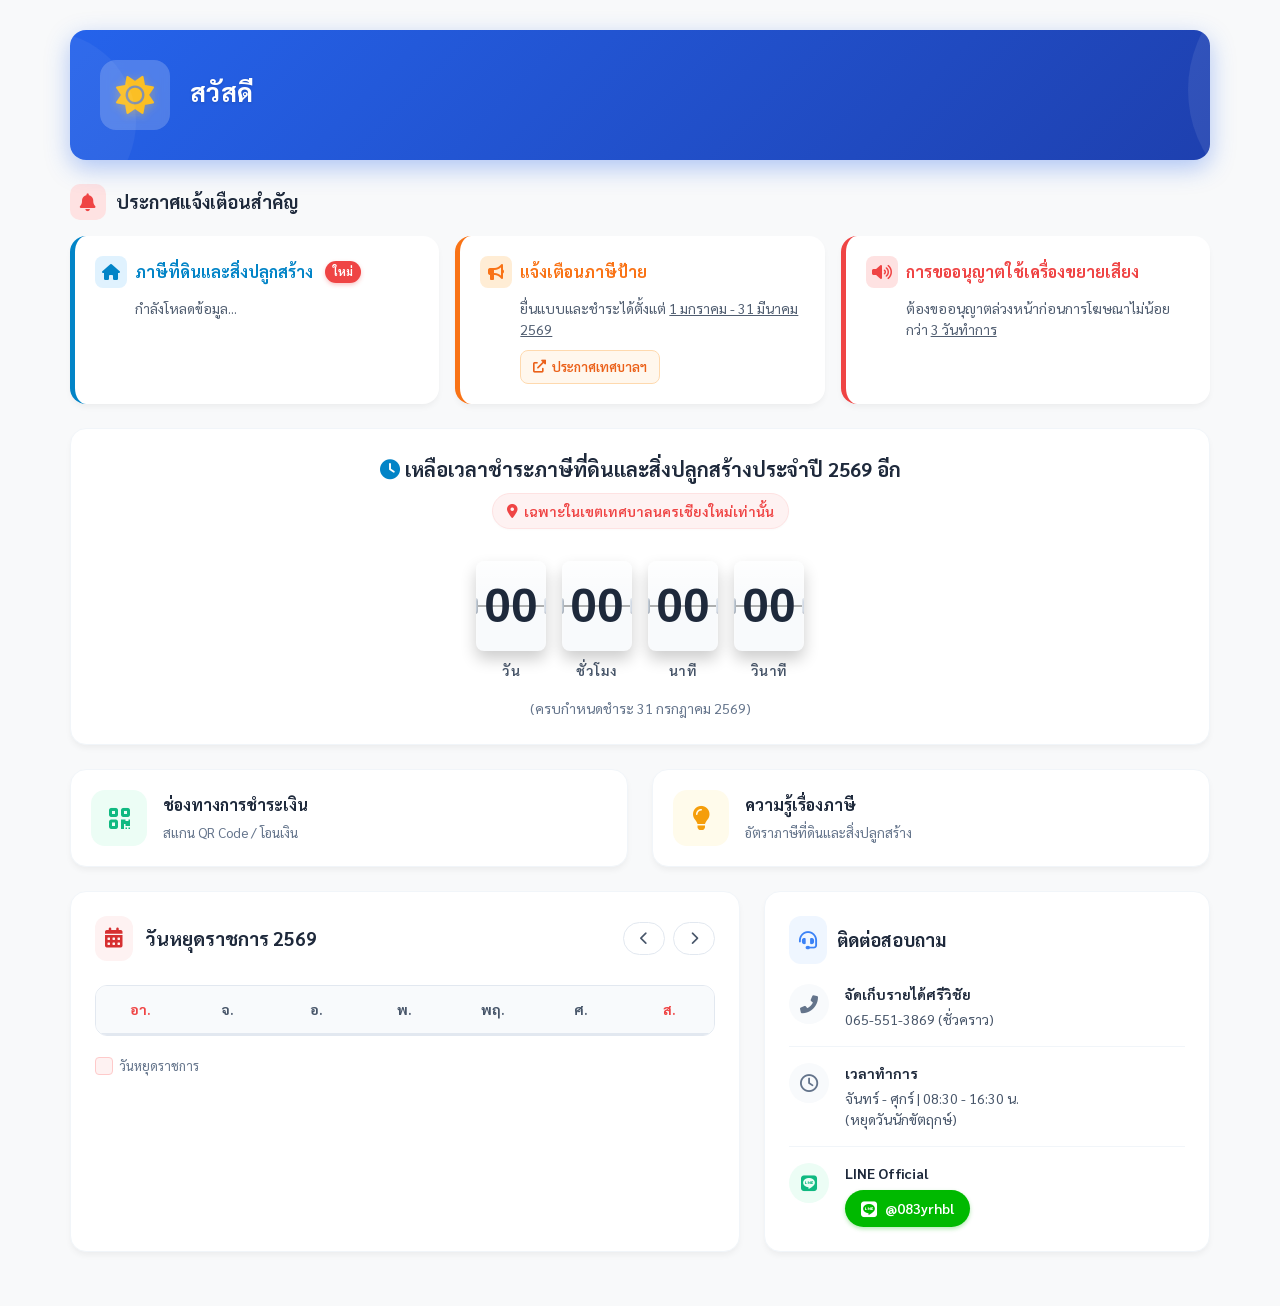
<file: home.html>
<!DOCTYPE html>
<html lang="th">
  <head>
    <meta charset="UTF-8" />
    <meta name="viewport" content="width=device-width, initial-scale=1.0" />
    <title>ระบบข่าวสาร งานจัดเก็บรายได้ศรีวิชัย</title>
    <link
      href="https://fonts.googleapis.com/css2?family=Sarabun:wght@300;400;600;700&display=swap"
      rel="stylesheet"
    />
    <link
      rel="stylesheet"
      href="https://cdnjs.cloudflare.com/ajax/libs/font-awesome/6.0.0-beta3/css/all.min.css"
    />
    <link rel="stylesheet" href="https://cdn.jsdelivr.net/npm/swiper@11/swiper-bundle.min.css" />
    <link rel="stylesheet" type="text/css" href="assets/css/style.css" />
  </head>
  <body>
    <main class="container">

      <!-- Billboard Greeting -->
      <div id="greeting-billboard" class="greeting-billboard">
        <div class="greeting-billboard-icon">
          <i class="fas fa-sun"></i>
        </div>
        <div class="greeting-billboard-text">
          <span class="greeting-hello" id="greeting-hello">สวัสดี</span>
          <span class="greeting-date" id="greeting-date"></span>
        </div>
      </div>

      <!-- Section 1: Alerts / Notifications -->
      <div class="notifications-section" style="margin-bottom: 24px;">
        <div style="display: flex; align-items: center; gap: 10px; margin-bottom: 16px;">
          <div style="background: #fee2e2; color: #ef4444; width: 36px; height: 36px; border-radius: 10px; display: flex; align-items: center; justify-content: center; font-size: 18px;">
            <i class="fas fa-bell"></i>
          </div>
          <h2 style="font-size: 18px; font-weight: 700; color: #1e293b; margin: 0;">ประกาศแจ้งเตือนสำคัญ</h2>
        </div>
        
        <div style="display: grid; gap: 16px; grid-template-columns: repeat(auto-fit, minmax(300px, 1fr));">
          <!-- Land Tax Dynamic Alert -->
          <div style="background: white; border-radius: 16px; border-left: 5px solid #0284c7; padding: 20px; box-shadow: 0 4px 6px -1px rgba(0,0,0,0.05); display: flex; flex-direction: column; gap: 10px; transition: transform 0.2s; cursor: default;" onmouseover="this.style.transform='translateY(-2px)'" onmouseout="this.style.transform='none'">
            <div style="display: flex; align-items: center; gap: 8px; color: #0284c7; font-weight: 700; font-size: 16px;">
              <div style="background: #e0f2fe; width: 32px; height: 32px; border-radius: 8px; display: flex; align-items: center; justify-content: center;"><i class="fas fa-home"></i></div>
              ภาษีที่ดินและสิ่งปลูกสร้าง
              <span style="background: #ef4444; color: white; font-size: 11px; padding: 2px 8px; border-radius: 12px; font-weight: bold; margin-left: 4px; box-shadow: 0 2px 4px rgba(239, 68, 68, 0.3);">ใหม่</span>
            </div>
            <div class="alert-text" id="land-tax-dynamic-alert" style="color: #475569; font-size: 14px; line-height: 1.5; padding-left: 40px;">
              กำลังโหลดข้อมูล...
            </div>
          </div>

          <!-- Sign Tax Alert -->
          <div style="background: white; border-radius: 16px; border-left: 5px solid #f97316; padding: 20px; box-shadow: 0 4px 6px -1px rgba(0,0,0,0.05); display: flex; flex-direction: column; gap: 10px; transition: transform 0.2s; cursor: default;" onmouseover="this.style.transform='translateY(-2px)'" onmouseout="this.style.transform='none'">
            <div style="display: flex; align-items: center; gap: 8px; color: #f97316; font-weight: 700; font-size: 16px;">
              <div style="background: #ffedd5; width: 32px; height: 32px; border-radius: 8px; display: flex; align-items: center; justify-content: center;"><i class="fas fa-bullhorn"></i></div>
              แจ้งเตือนภาษีป้าย
            </div>
            <div class="alert-text" style="color: #475569; font-size: 14px; line-height: 1.5; padding-left: 40px;">
              ยื่นแบบและชำระได้ตั้งแต่ <u>1 มกราคม - 31 มีนาคม 2569</u>
              <div style="margin-top: 10px;">
                <a href="https://drive.google.com/file/d/1ecVNYXbsT0TgIrxN5LvlENHARIHEj-HE/view?usp=sharing" target="_blank" style="display: inline-flex; align-items: center; gap: 6px; background: #fff7ed; color: #ea580c; padding: 6px 12px; border-radius: 8px; text-decoration: none; font-size: 13px; font-weight: 600; border: 1px solid #fed7aa; transition: all 0.2s;" onmouseover="this.style.background='#ffedd5'" onmouseout="this.style.background='#fff7ed'">
                  <i class="fas fa-external-link-alt"></i> ประกาศเทศบาลฯ
                </a>
              </div>
            </div>
          </div>

          <!-- Speaker Alert -->
          <div style="background: white; border-radius: 16px; border-left: 5px solid #ef4444; padding: 20px; box-shadow: 0 4px 6px -1px rgba(0,0,0,0.05); display: flex; flex-direction: column; gap: 10px; transition: transform 0.2s; cursor: default;" onmouseover="this.style.transform='translateY(-2px)'" onmouseout="this.style.transform='none'">
            <div style="display: flex; align-items: center; gap: 8px; color: #ef4444; font-weight: 700; font-size: 16px;">
              <div style="background: #fee2e2; width: 32px; height: 32px; border-radius: 8px; display: flex; align-items: center; justify-content: center;"><i class="fas fa-volume-up"></i></div>
              การขออนุญาตใช้เครื่องขยายเสียง
            </div>
            <div class="alert-text" style="color: #475569; font-size: 14px; line-height: 1.5; padding-left: 40px;">
              ต้องขออนุญาตล่วงหน้าก่อนการโฆษณาไม่น้อยกว่า <u>3 วันทำการ</u>
            </div>
          </div>
        </div>
      </div>

      <!-- Countdown Section -->
      <div style="background: white; border-radius: 16px; padding: 24px; box-shadow: 0 4px 6px -1px rgba(0, 0, 0, 0.05); border: 1px solid #f1f5f9; margin-bottom: 24px; text-align: center;">
        <h2 style="font-size: 20px; font-weight: 700; color: #1e293b; margin-top: 0; margin-bottom: 8px;">
          <i class="fas fa-clock" style="color: #0284c7;"></i> เหลือเวลาชำระภาษีที่ดินและสิ่งปลูกสร้างประจำปี 2569 อีก
        </h2>
        <div style="display: inline-flex; align-items: center; gap: 6px; background: #fef2f2; border: 1px solid #fee2e2; color: #ef4444; padding: 6px 14px; border-radius: 20px; font-size: 14px; font-weight: 600; margin-bottom: 16px; box-shadow: 0 1px 2px rgba(0,0,0,0.02);">
          <i class="fas fa-map-marker-alt"></i> เฉพาะในเขตเทศบาลนครเชียงใหม่เท่านั้น
        </div>
        <div class="flip-clock" id="land-tax-countdown">
          <div class="flip-unit">
            <div class="flip-card"><span id="cd-days">00</span><div class="flip-hinge-left"></div><div class="flip-hinge-right"></div></div>
            <div class="flip-label">วัน</div>
          </div>
          <div class="flip-unit">
            <div class="flip-card"><span id="cd-hours">00</span><div class="flip-hinge-left"></div><div class="flip-hinge-right"></div></div>
            <div class="flip-label">ชั่วโมง</div>
          </div>
          <div class="flip-unit">
            <div class="flip-card"><span id="cd-minutes">00</span><div class="flip-hinge-left"></div><div class="flip-hinge-right"></div></div>
            <div class="flip-label">นาที</div>
          </div>
          <div class="flip-unit">
            <div class="flip-card"><span id="cd-seconds">00</span><div class="flip-hinge-left"></div><div class="flip-hinge-right"></div></div>
            <div class="flip-label">วินาที</div>
          </div>
        </div>
        <p style="color: #64748b; font-size: 14px; margin-top: 16px; margin-bottom: 0;">
          (ครบกำหนดชำระ 31 กรกฎาคม 2569)
        </p>
      </div>

      <!-- Section 2: Quick Links -->
      <div class="h-grid h-row-1">
        <!-- <a href="#resident" class="h-quick-card qc-primary">
          <div class="h-quick-icon"><i class="fas fa-search-dollar"></i></div>
          <div>
            <h3>ตรวจสอบข้อมูลภาษี</h3>
            <p>เช็คยอดค้างชำระและประวัติ</p>
          </div>
        </a> -->
        <a href="#payment" class="h-quick-card qc-success">
          <div class="h-quick-icon"><i class="fas fa-qrcode"></i></div>
          <div>
            <h3>ช่องทางการชำระเงิน</h3>
            <p>สแกน QR Code / โอนเงิน</p>
          </div>
        </a>
        <!-- <a href="#download" class="h-quick-card qc-purple">
          <div class="h-quick-icon"><i class="fas fa-file-download"></i></div>
          <div>
            <h3>ดาวน์โหลดแบบฟอร์มต่างๆ</h3>
            <p>เช่น หนังสือขอผ่อนชำระฯ และอื่นๆ</p>
          </div>
        </a> -->
        <a href="#knowledgeLandTax" class="h-quick-card qc-warning">
          <div class="h-quick-icon"><i class="fas fa-lightbulb"></i></div>
          <div>
            <h3>ความรู้เรื่องภาษี</h3>
            <p>อัตราภาษีที่ดินและสิ่งปลูกสร้าง</p>
          </div>
        </a>
      </div>

      <!-- Section 3: Main Dashboard Split -->
      <div class="h-grid h-row-2">
        
        <!-- Left Col: Calendar -->
        <div class="h-box" style="padding: 0; display: flex; flex-direction: column; overflow: hidden;">
          <div style="padding: 24px;">
            <div style="display: flex; justify-content: space-between; align-items: center; margin-bottom: 24px; flex-wrap: wrap; gap: 10px;">
              <div style="display: flex; align-items: center; gap: 12px; color: #d63031;">
                <div style="background: #fef2f2; padding: 10px; border-radius: 12px;">
                  <i class="fas fa-calendar-alt" style="font-size: 20px;"></i>
                </div>
                <h2 id="calendar-title" style="margin: 0; font-size: 19px; font-weight: 700; color: #1e293b;">วันหยุดราชการ 2569</h2>
              </div>
              <div style="display: flex; gap: 8px">
                <button onclick="prevMonth()" style="padding: 8px 16px; border-radius: 50px; border: 1px solid #e2e8f0; background: #fff; cursor: pointer; transition: background 0.2s; color: #475569;"><i class="fas fa-chevron-left"></i></button>
                <button onclick="nextMonth()" style="padding: 8px 16px; border-radius: 50px; border: 1px solid #e2e8f0; background: #fff; cursor: pointer; transition: background 0.2s; color: #475569;"><i class="fas fa-chevron-right"></i></button>
              </div>
            </div>

            <div style="overflow-x: auto; border-radius: 12px; border: 1px solid #e2e8f0;">
              <table class="cal-table">
                <thead>
                  <tr>
                    <th style="color: #ef4444;">อา.</th>
                    <th>จ.</th>
                    <th>อ.</th>
                    <th>พ.</th>
                    <th>พฤ.</th>
                    <th>ศ.</th>
                    <th style="color: #ef4444;">ส.</th>
                  </tr>
                </thead>
                <tbody id="calendar-body"></tbody>
              </table>
            </div>

            <div style="margin-top: 20px; display: flex; justify-content: space-between; align-items: center; font-size: 13px; color: #64748b;">
              <div style="display: flex; gap: 10px; align-items: center;">
                <span style="display:flex; align-items:center; gap:6px;"><span style="display:inline-block; width:16px; height:16px; background:#fef2f2; border:1px solid #fecaca; border-radius:4px;"></span> วันหยุดราชการ</span>
              </div>
              <span id="current-month-display" style="font-weight: bold; color: #3b82f6; font-size: 15px;"></span>
            </div>
          </div>
        </div>

        <!-- Right Col: Contact -->
        <div style="display: flex; flex-direction: column; gap: 24px;">
          <!-- Contact Info Box -->
          <div class="h-box" style="height: 100%;">
            <div class="h-box-title">
              <div style="background: #eff6ff; padding: 10px; border-radius: 12px; color: #3b82f6;">
                <i class="fas fa-headset"></i>
              </div>
              ติดต่อสอบถาม
            </div>
            <ul class="h-contact-list">
              <li>
                <div class="h-contact-icon"><i class="fas fa-phone-alt"></i></div>
                <div>
                  <strong style="display:block; color:#1e293b; margin-bottom: 4px;">จัดเก็บรายได้ศรีวิชัย</strong>
                  065-551-3869 (ชั่วคราว)
                </div>
              </li>
              <li>
                <div class="h-contact-icon"><i class="far fa-clock"></i></div>
                <div>
                  <strong style="display:block; color:#1e293b; margin-bottom: 4px;">เวลาทำการ</strong>
                  จันทร์ - ศุกร์ | 08:30 - 16:30 น.
                  <br>(หยุดวันนักขัตฤกษ์)
                </div>
              </li>
              <li>
                <div class="h-contact-icon" style="background:#ecfdf5; color:#10b981;"><i class="fab fa-line"></i></div>
                <div>
                  <strong style="display:block; color:#1e293b; margin-bottom: 6px;">LINE Official</strong>
                  <a href="https://line.me/ti/p/@083yrhbl" class="btn-line"><i class="fab fa-line" style="font-size: 18px;"></i> @083yrhbl</a>
                </div>
              </li>
            </ul>
          </div>
        </div>

      </div>
    </main>
  </body>
</html>
</file>
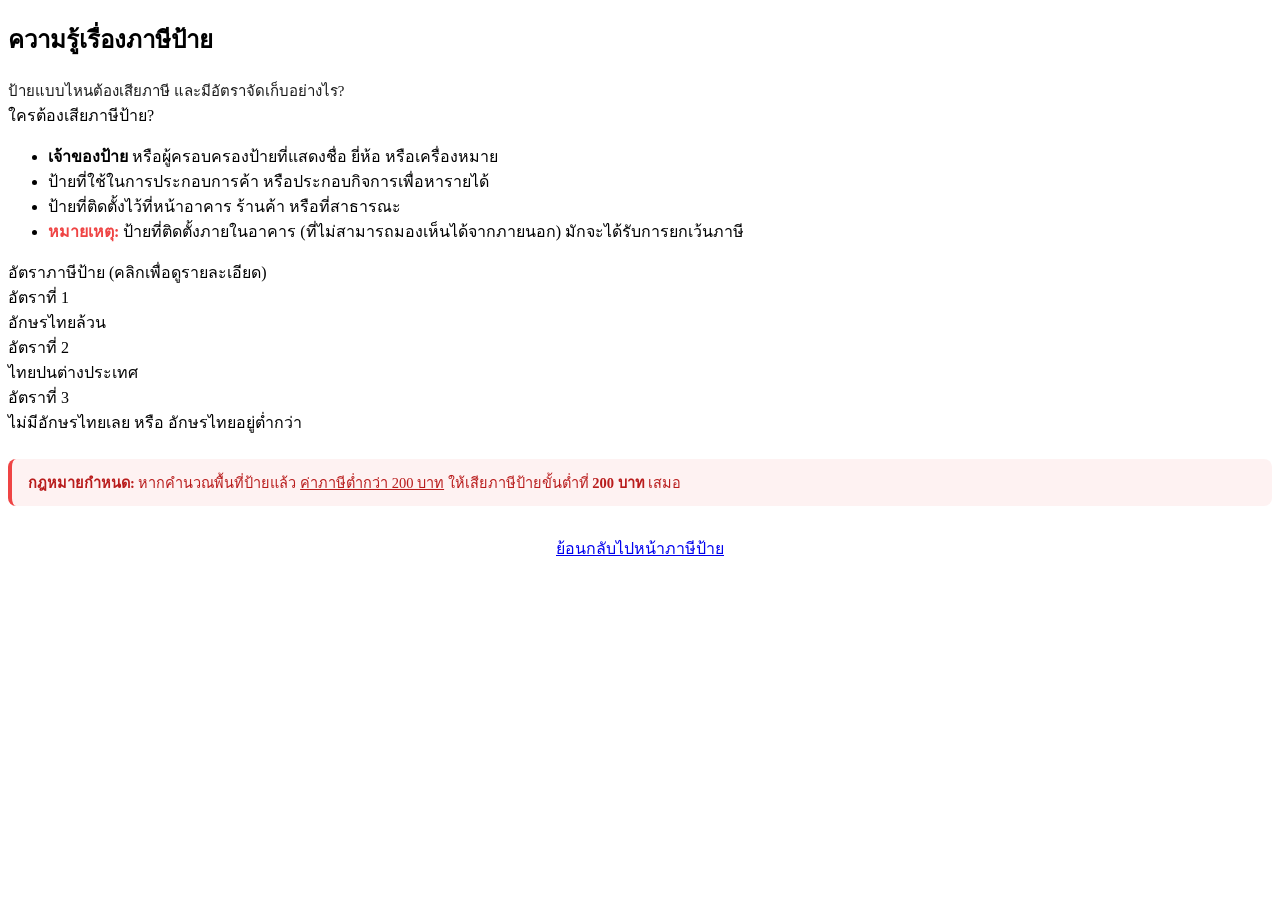
<file: knowledgeSignTax.html>
<!DOCTYPE html>
<html lang="th">
<head>
  <meta charset="UTF-8">
  <title>ความรู้ภาษีป้าย</title>
</head>
<body>
  <main class="container">


    <div class="tax-content-wrapper">
      <section class="news-section" style="width: 100%; padding: 0; border: none; box-shadow: none; background: transparent;">
        
        <!-- Header -->
        <div class="k-header-green">
          <h2><i class="fas fa-lightbulb"></i> ความรู้เรื่องภาษีป้าย</h2>
          <p style="margin: 8px 0 0 0; opacity: 0.9; font-size: 15px;">ป้ายแบบไหนต้องเสียภาษี และมีอัตราจัดเก็บอย่างไร?</p>
        </div>

        <div class="k-grid">
          
          <!-- Basic Info -->
          <div class="k-card">
            <div class="k-card-title">
              <i class="fas fa-info-circle"></i> ใครต้องเสียภาษีป้าย?
            </div>
            <ul class="k-list">
              <li><strong>เจ้าของป้าย</strong> หรือผู้ครอบครองป้ายที่แสดงชื่อ ยี่ห้อ หรือเครื่องหมาย</li>
              <li>ป้ายที่ใช้ในการประกอบการค้า หรือประกอบกิจการเพื่อหารายได้</li>
              <li>ป้ายที่ติดตั้งไว้ที่หน้าอาคาร ร้านค้า หรือที่สาธารณะ</li>
              <li><span style="color: #ef4444; font-weight: 600;">หมายเหตุ:</span> ป้ายที่ติดตั้งภายในอาคาร (ที่ไม่สามารถมองเห็นได้จากภายนอก) มักจะได้รับการยกเว้นภาษี</li>
            </ul>
          </div>

          <!-- Interactive Rates -->
          <div class="k-card k-card-full">
            <div class="k-card-title">
              <i class="fas fa-percent"></i> อัตราภาษีป้าย (คลิกเพื่อดูรายละเอียด)
            </div>
            <div class="k-prop-grid">
              <div class="k-prop-item p-t1" onclick="document.querySelectorAll('.k-tax-rate-table').forEach(t=>t.style.display='none'); document.getElementById('table-t1').style.display='block'; document.querySelectorAll('.k-prop-item').forEach(e=>e.classList.remove('active')); this.classList.add('active'); setTimeout(()=>document.getElementById('tax-tables-container').scrollIntoView({behavior:'smooth', block:'nearest'}), 50);">
                <i class="fas fa-font"></i>
                <div class="desc">อัตราที่ 1</div>
                <div class="sub-desc">อักษรไทยล้วน</div>
              </div>
              <div class="k-prop-item p-t2" onclick="document.querySelectorAll('.k-tax-rate-table').forEach(t=>t.style.display='none'); document.getElementById('table-t2').style.display='block'; document.querySelectorAll('.k-prop-item').forEach(e=>e.classList.remove('active')); this.classList.add('active'); setTimeout(()=>document.getElementById('tax-tables-container').scrollIntoView({behavior:'smooth', block:'nearest'}), 50);">
                <i class="fas fa-language"></i>
                <div class="desc">อัตราที่ 2</div>
                <div class="sub-desc">ไทยปนต่างประเทศ</div>
              </div>
              <div class="k-prop-item p-t3" onclick="document.querySelectorAll('.k-tax-rate-table').forEach(t=>t.style.display='none'); document.getElementById('table-t3').style.display='block'; document.querySelectorAll('.k-prop-item').forEach(e=>e.classList.remove('active')); this.classList.add('active'); setTimeout(()=>document.getElementById('tax-tables-container').scrollIntoView({behavior:'smooth', block:'nearest'}), 50);">
                <i class="fas fa-globe"></i>
                <div class="desc">อัตราที่ 3</div>
                <div class="sub-desc">ไม่มีอักษรไทยเลย หรือ อักษรไทยอยู่ต่ำกว่า</div>
              </div>
            </div>

            <!-- Tax Rate Tables Container -->
            <div id="tax-tables-container" style="margin-top: 24px;">
              <div id="table-t1" class="k-tax-rate-table" style="display:none;">
                <h4 style="margin: 0 0 12px 0; color: #3b82f6; font-size: 17px;"><i class="fas fa-font"></i> อัตราที่ 1: ป้ายที่มีอักษรไทยล้วน</h4>
                <table class="k-table">
                  <thead><tr><th>ลักษณะป้าย</th><th>อัตราภาษี (ต่อ 500 ตร.ซม.)</th></tr></thead>
                  <tbody>
                    <tr><td>ป้ายที่มีอักษรไทยล้วน (ป้ายทั่วไป)</td><td><strong>5 บาท</strong></td></tr>
                    <tr><td>ป้ายที่มีอักษรไทยล้วน (ป้ายที่เคลื่อนที่หรือเปลี่ยนหน้าได้)</td><td><strong>10 บาท</strong></td></tr>
                  </tbody>
                </table>
              </div>

              <div id="table-t2" class="k-tax-rate-table" style="display:none;">
                <h4 style="margin: 0 0 12px 0; color: #f59e0b; font-size: 17px;"><i class="fas fa-language"></i> อัตราที่ 2: ป้ายที่มีอักษรไทยปนอักษรต่างประเทศ/ภาพ</h4>
                <table class="k-table">
                  <thead><tr><th>ลักษณะป้าย</th><th>อัตราภาษี (ต่อ 500 ตร.ซม.)</th></tr></thead>
                  <tbody>
                    <tr><td>ป้ายที่มีอักษรไทยปนต่างประเทศ/ภาพ (ป้ายทั่วไป)</td><td><strong>26 บาท</strong></td></tr>
                    <tr><td>ป้ายที่มีอักษรไทยปนต่างประเทศ/ภาพ (ป้ายที่เคลื่อนที่หรือเปลี่ยนหน้าได้)</td><td><strong>52 บาท</strong></td></tr>
                  </tbody>
                </table>
              </div>

              <div id="table-t3" class="k-tax-rate-table" style="display:none;">
                <h4 style="margin: 0 0 12px 0; color: #ef4444; font-size: 17px;"><i class="fas fa-globe"></i> อัตราที่ 3: ป้ายที่ไม่มีอักษรไทยเลย หรือ อักษรไทยอยู่ต่ำกว่า</h4>
                <table class="k-table">
                  <thead><tr><th>ลักษณะป้าย</th><th>อัตราภาษี (ต่อ 500 ตร.ซม.)</th></tr></thead>
                  <tbody>
                    <tr><td>ป้ายที่ไม่มีอักษรไทยเลย หรือ อักษรไทยอยู่ต่ำกว่า (ป้ายทั่วไป)</td><td><strong>50 บาท</strong></td></tr>
                    <tr><td>ป้ายที่ไม่มีอักษรไทยเลย หรือ อักษรไทยอยู่ต่ำกว่า (ป้ายที่เคลื่อนที่หรือเปลี่ยนหน้าได้)</td><td><strong>52 บาท</strong></td></tr>
                  </tbody>
                </table>
              </div>
              
              <!-- Minimum Tax Warning -->
              <div style="background-color: #fef2f2; padding: 12px 16px; border-radius: 8px; margin-top: 16px; border-left: 4px solid #ef4444;">
                <p style="font-size: 14.5px; color: #b91c1c; margin: 0;">
                  <strong><i class="fas fa-exclamation-triangle"></i> กฎหมายกำหนด:</strong> หากคำนวณพื้นที่ป้ายแล้ว <u>ค่าภาษีต่ำกว่า 200 บาท</u> ให้เสียภาษีป้ายขั้นต่ำที่ <strong>200 บาท</strong> เสมอ
                </p>
              </div>
            </div>
          </div>

        </div>

        <div style="text-align: center; margin-top: 30px;">
          <a href="#signTax" class="k-back-btn">
            <i class="fas fa-arrow-left"></i> ย้อนกลับไปหน้าภาษีป้าย
          </a>
        </div>
        
      </section>
    </div>
  </main>
</body>
</html>
</file>
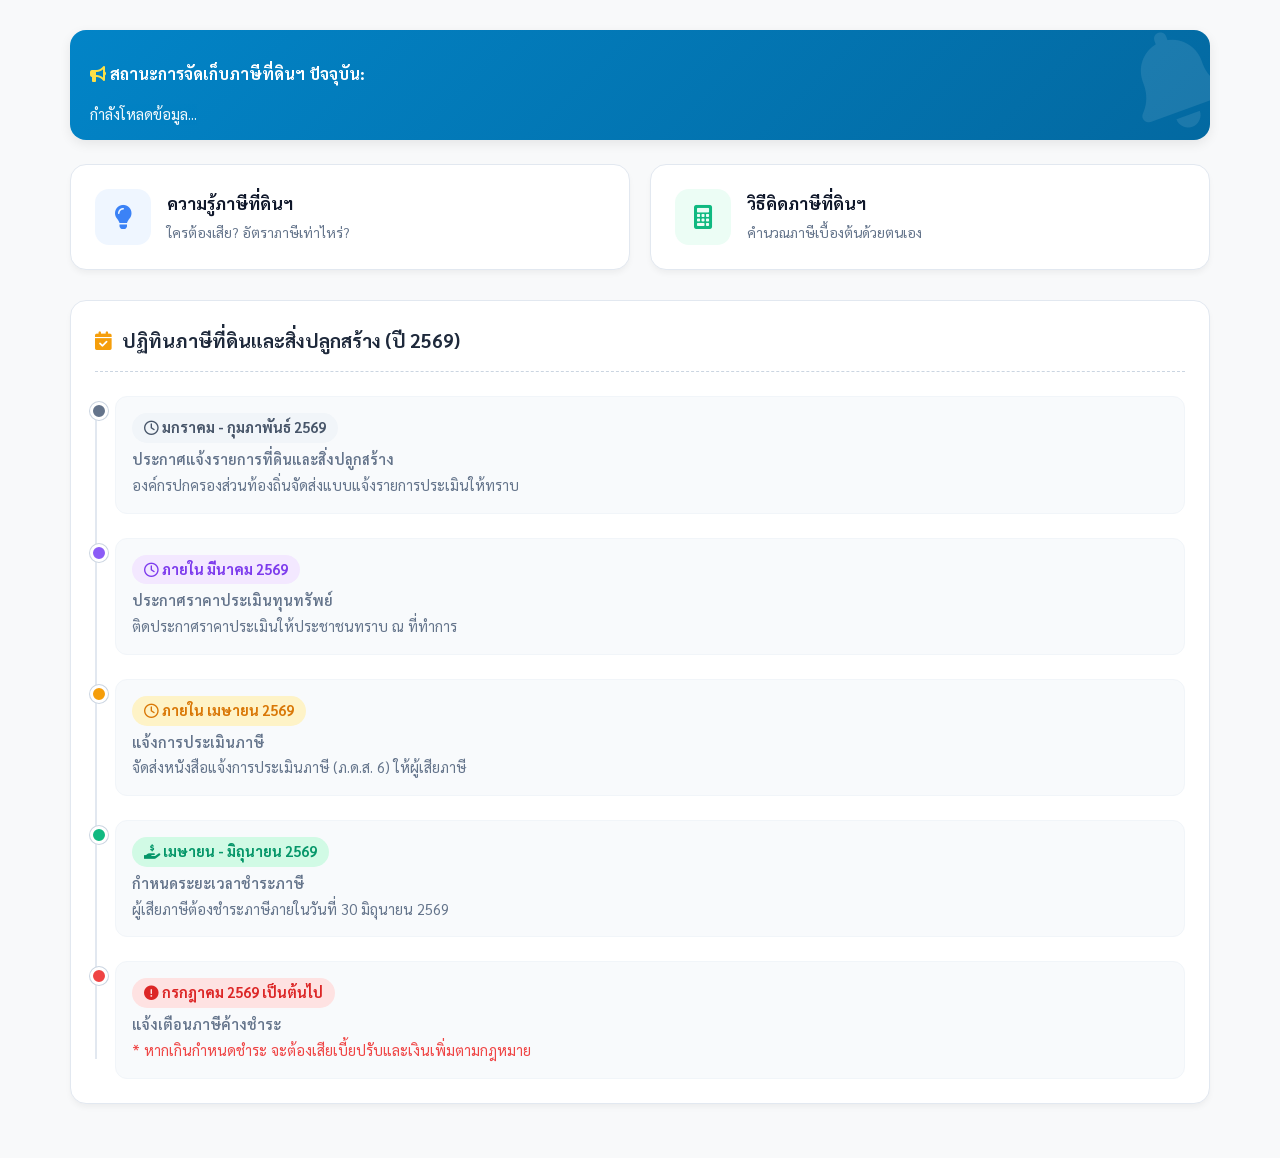
<file: landTax.html>
<!DOCTYPE html>
<html lang="th">
  <head>
    <meta charset="UTF-8" />
    <meta name="viewport" content="width=device-width, initial-scale=1.0" />
    <title>ระบบงานจัดเก็บรายได้ศรีวิชัย</title>
    <link
      href="https://fonts.googleapis.com/css2?family=Sarabun:wght@300;400;600;700&display=swap"
      rel="stylesheet"
    />
    <link
      rel="stylesheet"
      href="https://cdnjs.cloudflare.com/ajax/libs/font-awesome/6.0.0-beta3/css/all.min.css"
    />
      <link rel="stylesheet" type="text/css" href="assets/css/style.css">
  </head>
  <body>    
<main class="container">
    <section class="alert-bar blue-gradient">
      <div class="alert-bar-content">
        <p>
          <strong class="alert-bar-title"><i class="fas fa-bullhorn alert-icon-yellow"></i> สถานะการจัดเก็บภาษีที่ดินฯ ปัจจุบัน:</strong>
        </p>
        <p class="alert-text alert-text-styled" id="land-tax-dynamic-alert">
          กำลังโหลดข้อมูล...
        </p>
      </div>
    </section>

    <!-- Service Cards Grid & Styles -->
    <!-- Quick Service Menu -->
    <div class="lt-grid">
      <a href="#knowledgeLandTax" class="lt-card">
        <div class="lt-icon c-blue"><i class="fas fa-lightbulb"></i></div>
        <div>
          <h3>ความรู้ภาษีที่ดินฯ</h3>
          <p>ใครต้องเสีย? อัตราภาษีเท่าไหร่?</p>
        </div>
      </a>
      <a href="#calculateLandTax" class="lt-card">
        <div class="lt-icon c-green"><i class="fas fa-calculator"></i></div>
        <div>
          <h3>วิธีคิดภาษีที่ดินฯ</h3>
          <p>คำนวณภาษีเบื้องต้นด้วยตนเอง</p>
        </div>
      </a>
    </div>

    <!-- Tax Calendar Timeline -->
    <div class="lt-timeline-box">
      <div class="lt-tb-title">
        <i class="fas fa-calendar-check"></i> ปฏิทินภาษีที่ดินและสิ่งปลูกสร้าง (ปี 2569)
      </div>
      
      <div class="k-timeline">
        <div class="k-tl-item">
          <div class="k-tl-dot slate"></div>
          <div class="k-tl-content">
            <span class="k-tl-date slate"><i class="far fa-clock"></i> มกราคม - กุมภาพันธ์ 2569</span>
            <span class="k-tl-text">ประกาศแจ้งรายการที่ดินและสิ่งปลูกสร้าง</span>
            <span class="k-tl-desc">องค์กรปกครองส่วนท้องถิ่นจัดส่งแบบแจ้งรายการประเมินให้ทราบ</span>
          </div>
        </div>
        
        <div class="k-tl-item">
          <div class="k-tl-dot violet"></div>
          <div class="k-tl-content">
            <span class="k-tl-date violet"><i class="far fa-clock"></i> ภายใน มีนาคม 2569</span>
            <span class="k-tl-text">ประกาศราคาประเมินทุนทรัพย์</span>
            <span class="k-tl-desc">ติดประกาศราคาประเมินให้ประชาชนทราบ ณ ที่ทำการ</span>
          </div>
        </div>
        
        <div class="k-tl-item">
          <div class="k-tl-dot amber"></div>
          <div class="k-tl-content">
            <span class="k-tl-date amber"><i class="far fa-clock"></i> ภายใน เมษายน 2569</span>
            <span class="k-tl-text">แจ้งการประเมินภาษี</span>
            <span class="k-tl-desc">จัดส่งหนังสือแจ้งการประเมินภาษี (ภ.ด.ส. 6) ให้ผู้เสียภาษี</span>
          </div>
        </div>
        
        <div class="k-tl-item">
          <div class="k-tl-dot emerald"></div>
          <div class="k-tl-content">
            <span class="k-tl-date emerald"><i class="fas fa-hand-holding-usd"></i> เมษายน - มิถุนายน 2569</span>
            <span class="k-tl-text">กำหนดระยะเวลาชำระภาษี</span>
            <span class="k-tl-desc">ผู้เสียภาษีต้องชำระภาษีภายในวันที่ 30 มิถุนายน 2569</span>
          </div>
        </div>
        
        <div class="k-tl-item">
          <div class="k-tl-dot red"></div>
          <div class="k-tl-content">
            <span class="k-tl-date red"><i class="fas fa-exclamation-circle"></i> กรกฎาคม 2569 เป็นต้นไป</span>
            <span class="k-tl-text">แจ้งเตือนภาษีค้างชำระ</span>
            <span class="k-tl-desc text-red-500">* หากเกินกำหนดชำระ จะต้องเสียเบี้ยปรับและเงินเพิ่มตามกฎหมาย</span>
          </div>
        </div>
      </div>
    </div>
  </main>     
  </body>
</html>
</file>
<file: assets/css/style.css>
@import url('base.css');
@import url('layout.css');
@import url('components.css');
@import url('home.css');
@import url('tax.css');
@import url('payment.css');
</file>
